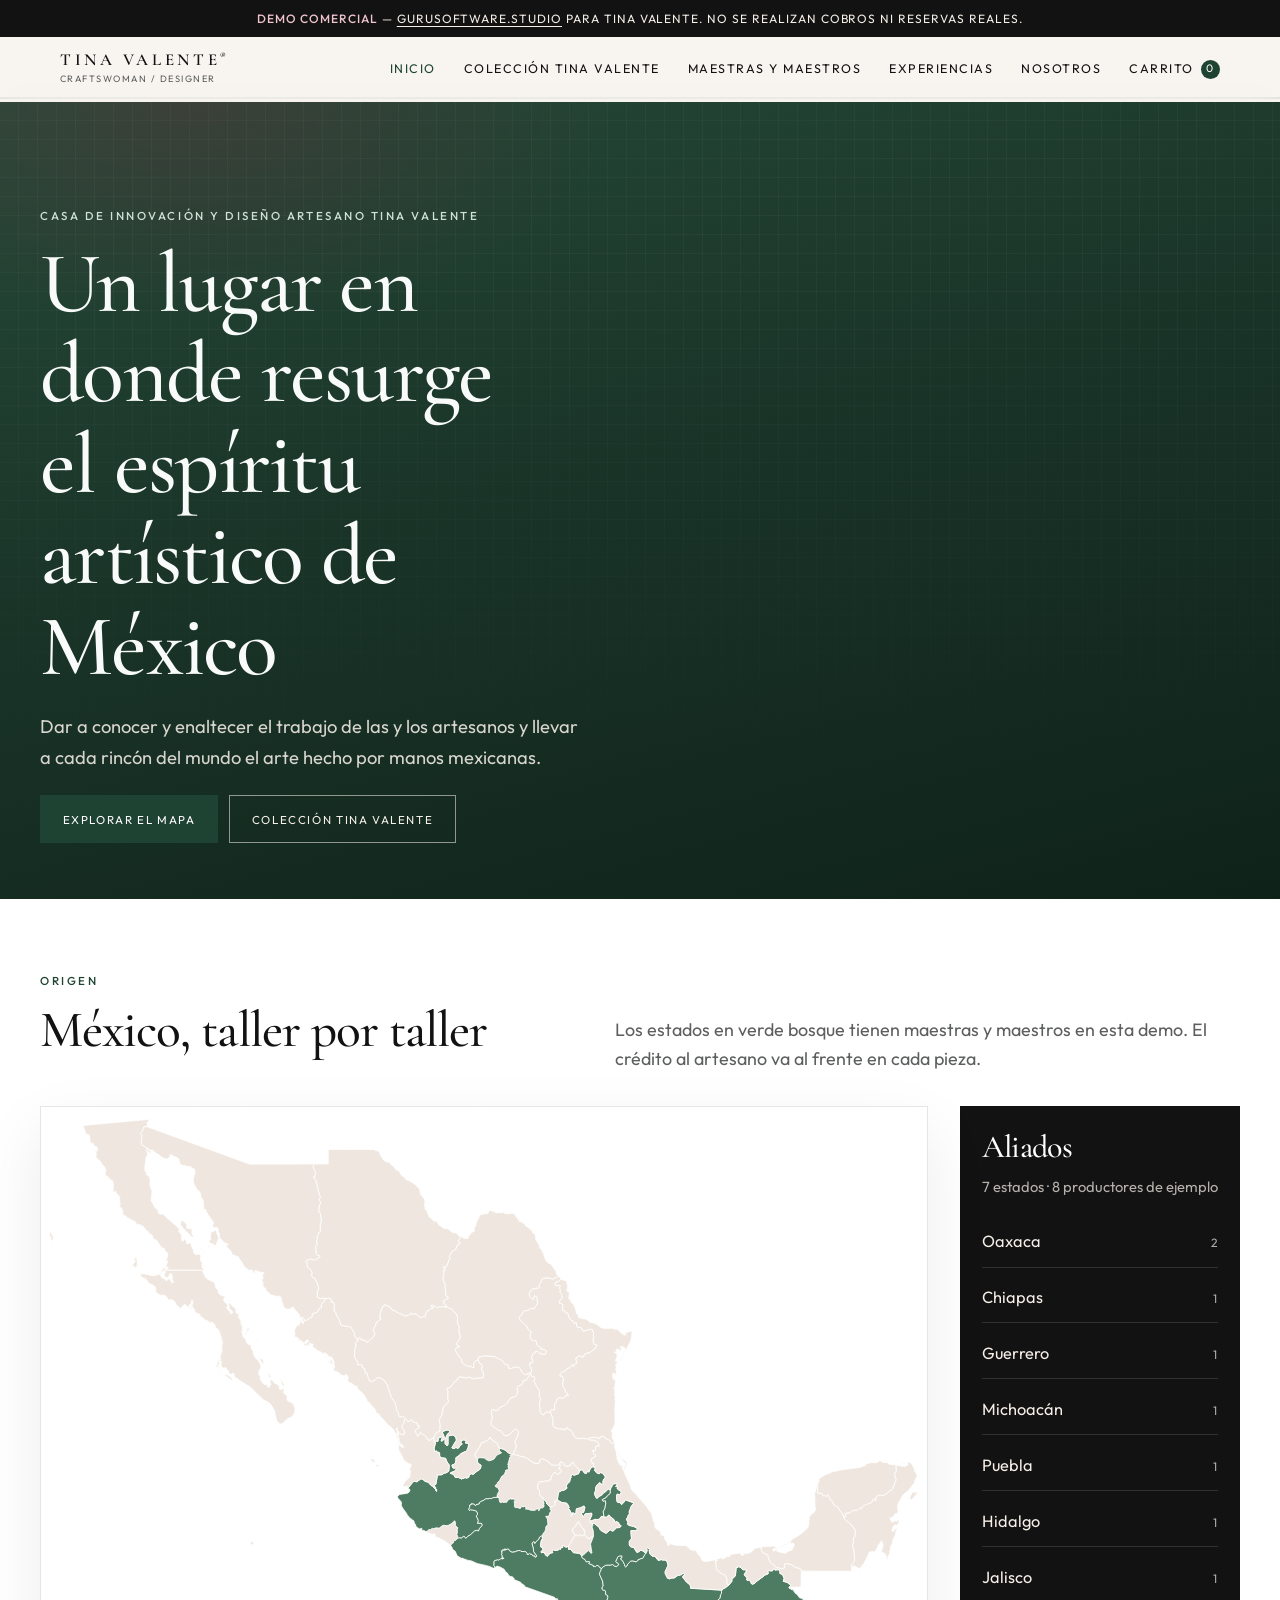
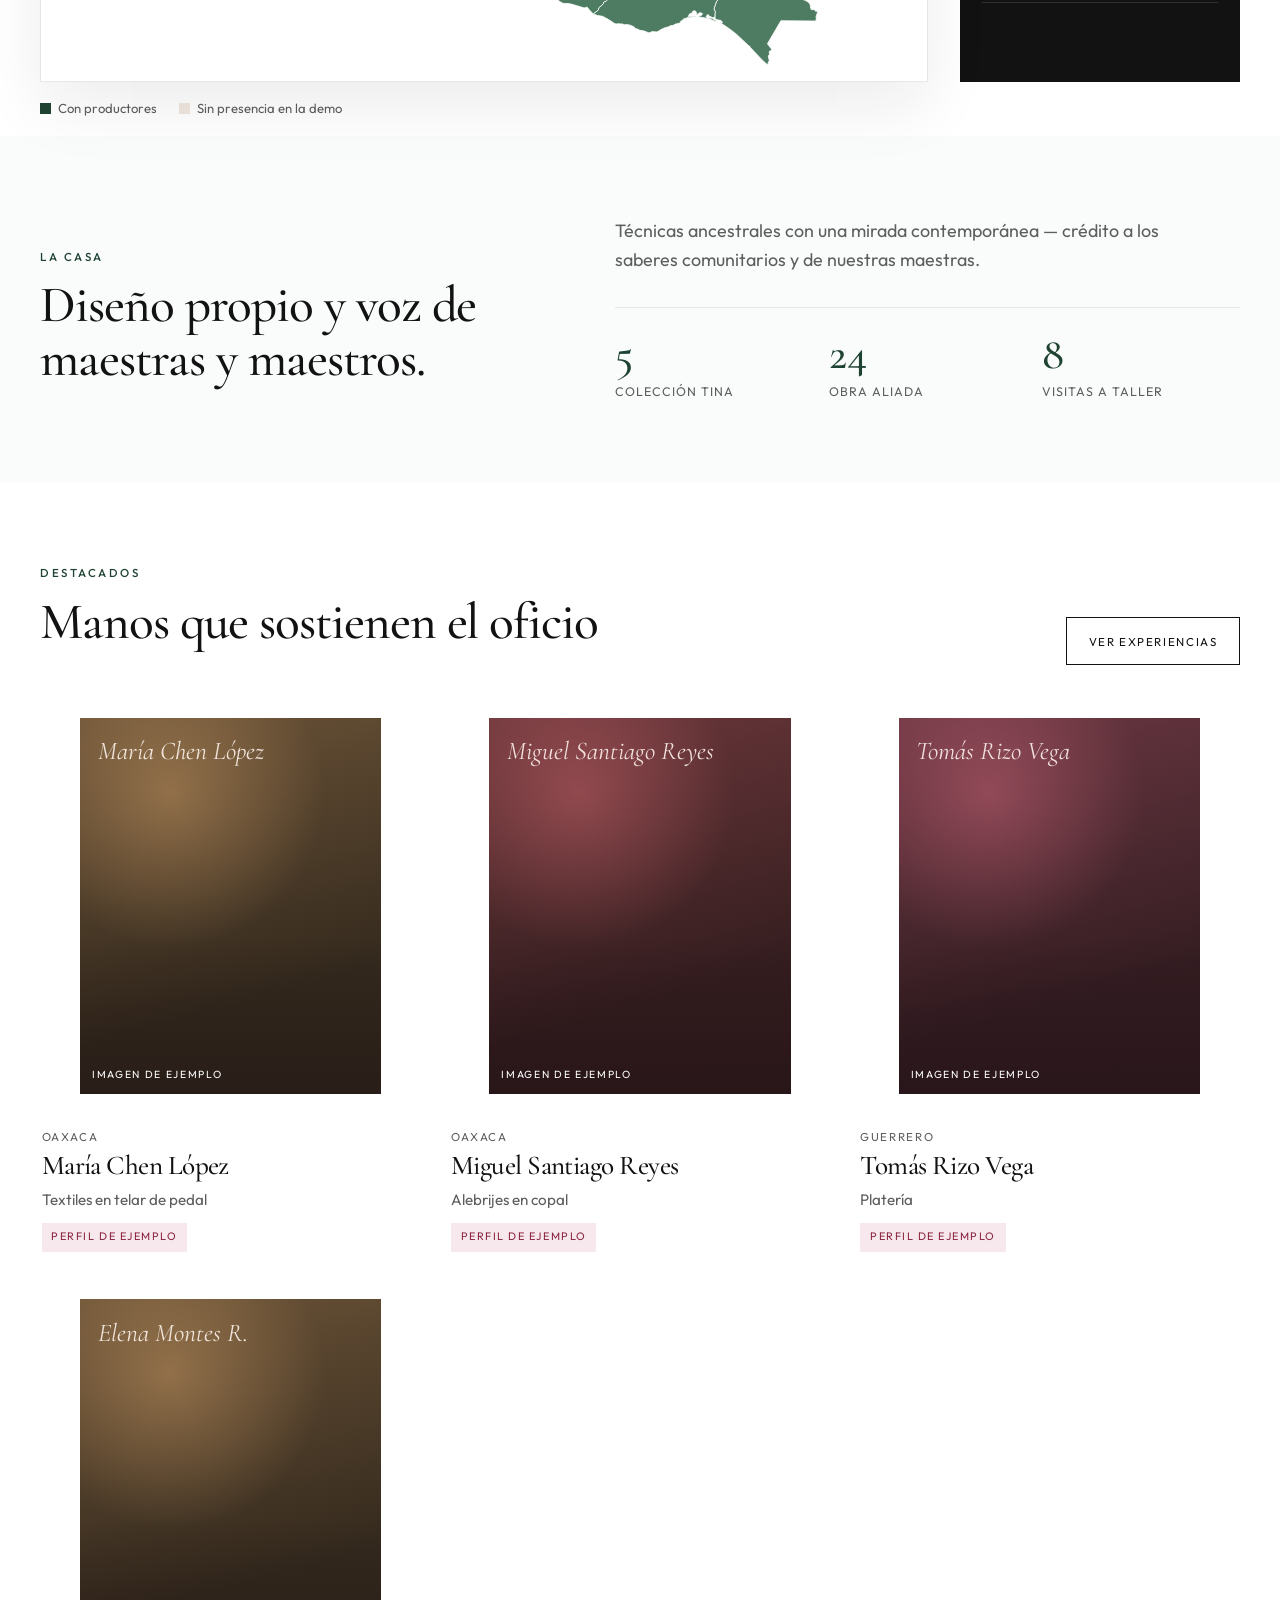
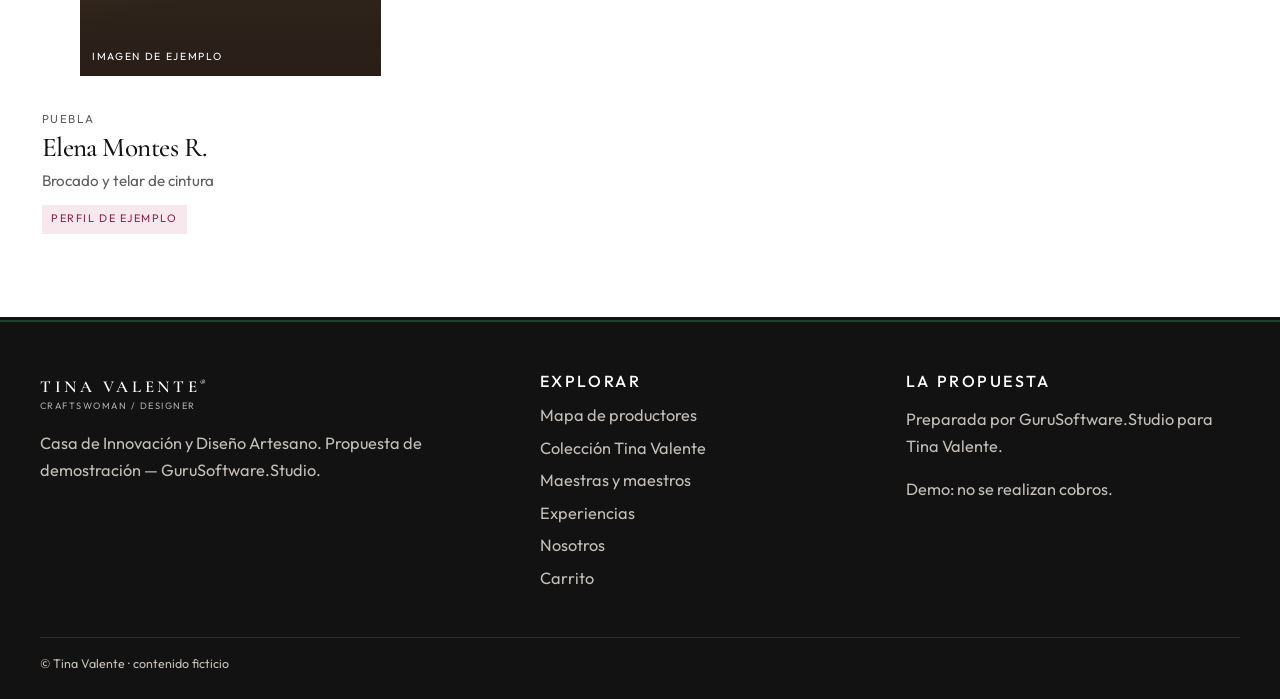
<file: index.html>
<!DOCTYPE html>
<html lang="es">
  <head>
    <meta charset="UTF-8" />
    <meta name="viewport" content="width=device-width, initial-scale=1" />
    <meta
      name="description"
      content="Casa de Innovación y Diseño Artesano Tina Valente — colección propia y obra de maestras y maestros de México."
    />
    <title>TINA VALENTE® — Casa de Innovación y Diseño Artesano</title>
    <link rel="preconnect" href="https://fonts.googleapis.com" />
    <link rel="preconnect" href="https://fonts.gstatic.com" crossorigin />
    <link
      href="https://fonts.googleapis.com/css2?family=Cormorant+Garamond:ital,wght@0,500;0,600;1,500&family=Outfit:wght@300;400;500&display=swap"
      rel="stylesheet"
    />
    <link rel="stylesheet" href="/css/styles.css" />
  </head>
  <body>
    <a class="skip-link" href="#app">Saltar al contenido</a>
    <div class="demo-banner" role="status">
      <strong>Demo comercial</strong> — <a href="https://gurusoftware.studio" target="_blank" rel="noopener noreferrer">GuruSoftware.Studio</a> para Tina Valente. No se realizan cobros ni reservas reales.
    </div>
    <header class="site-header">
      <div class="header-inner">
        <a class="logo-word" href="#/" aria-label="TINA VALENTE, Craftswoman y Designer">
          <span class="logo-word__main">TINA VALENTE<sup>®</sup></span>
          <span class="logo-word__sub">Craftswoman / Designer</span>
        </a>
        <button
          type="button"
          class="nav-toggle"
          aria-label="Abrir menú"
          aria-expanded="false"
          aria-controls="site-nav"
        >
          <span></span><span></span><span></span>
        </button>
        <nav id="site-nav" class="site-nav" aria-label="Principal">
          <a href="#/">Inicio</a>
          <a href="#/coleccion-tina">Colección Tina Valente</a>
          <a href="#/coleccion-artesanos">Maestras y maestros</a>
          <a href="#/experiencias">Experiencias</a>
          <a href="#/nosotros">Nosotros</a>
          <a class="cart-link" href="#/carrito"
            >Carrito <span class="cart-count" data-cart-count hidden>0</span></a
          >
        </nav>
      </div>
    </header>
    <main id="app" tabindex="-1"></main>
    <footer class="footer">
      <div class="container footer-grid">
        <div>
          <a class="logo-word logo-word--footer" href="#/">
            <span class="logo-word__main">TINA VALENTE<sup>®</sup></span>
            <span class="logo-word__sub">Craftswoman / Designer</span>
          </a>
          <p>Casa de Innovación y Diseño Artesano. Propuesta de demostración — <a href="https://gurusoftware.studio" target="_blank" rel="noopener noreferrer">GuruSoftware.Studio</a>.</p>
        </div>
        <div>
          <h2>Explorar</h2>
          <ul>
            <li><a href="#/">Mapa de productores</a></li>
            <li><a href="#/coleccion-tina">Colección Tina Valente</a></li>
            <li><a href="#/coleccion-artesanos">Maestras y maestros</a></li>
            <li><a href="#/experiencias">Experiencias</a></li>
            <li><a href="#/nosotros">Nosotros</a></li>
            <li><a href="#/carrito">Carrito</a></li>
          </ul>
        </div>
        <div>
          <h2>La propuesta</h2>
          <p>Preparada por <a href="https://gurusoftware.studio" target="_blank" rel="noopener noreferrer">GuruSoftware.Studio</a> para Tina Valente.</p>
          <p>Demo: no se realizan cobros.</p>
        </div>
      </div>
      <div class="container footer-base">
        <span>© Tina Valente · contenido ficticio</span>
      </div>
    </footer>
    <script src="/data/catalog.js"></script>
    <script src="/data/mexico-map.js"></script>
    <script src="/js/storage.js"></script>
    <script src="/js/cart.js"></script>
    <script src="/js/router.js"></script>
    <script src="/js/map.js"></script>
    <script src="/js/app.js"></script>
  </body>
</html>
</file>
<file: css/styles.css>
/* Tina Valente — boutique premium (demo) */
:root {
  --accent: #1f4332;
  --accent-deep: #0f2b20;
  --accent-mid: #2f5a45;
  --accent-soft: #e8f1ec;
  --cochineal: #8b2541;
  --cochineal-soft: #f6e8ec;
  --ink: #121212;
  --muted: #5c5f5d;
  --line: #e4e8e5;
  --bg: #ffffff;
  --bg-warm: #fafcfb;
  --surface: #ffffff;
  --cream: #f4f7f5;
  --radius: 2px;
  --serif: "Cormorant Garamond", "Palatino Linotype", Georgia, serif;
  --sans: "Outfit", "DM Sans", system-ui, sans-serif;
  --shadow: 0 24px 60px rgba(28, 20, 22, 0.08);
  --ease: cubic-bezier(0.22, 1, 0.36, 1);
}

*,
*::before,
*::after {
  box-sizing: border-box;
}

html {
  scroll-behavior: smooth;
}

body {
  margin: 0;
  font-family: var(--sans);
  font-size: 1.02rem;
  font-weight: 400;
  line-height: 1.65;
  color: var(--ink);
  background: var(--bg);
  text-rendering: optimizeLegibility;
}

img {
  max-width: 100%;
  display: block;
}

a {
  color: inherit;
  text-underline-offset: 0.22em;
}

button,
input,
textarea,
select {
  font: inherit;
  color: inherit;
}

:focus-visible {
  outline: 2px solid var(--accent);
  outline-offset: 3px;
}

.skip-link {
  position: absolute;
  left: 1rem;
  top: 0;
  transform: translateY(-120%);
  background: var(--accent);
  color: #fff;
  padding: 0.6rem 1rem;
  z-index: 200;
}

.skip-link:focus {
  transform: none;
}

.demo-banner {
  background: var(--ink);
  color: #f6efe8;
  font-size: 0.75rem;
  letter-spacing: 0.08em;
  text-transform: uppercase;
  text-align: center;
  padding: 0.55rem 1rem;
}

.demo-banner strong {
  color: #f0c4cf;
  font-weight: 500;
}

.site-header {
  position: sticky;
  top: 0;
  z-index: 40;
  background: rgba(247, 243, 238, 0.88);
  backdrop-filter: blur(16px);
  border-bottom: 1px solid transparent;
}

.site-header.is-scrolled {
  border-bottom-color: var(--line);
}

.header-inner {
  max-width: 1200px;
  margin: 0 auto;
  padding: 0.9rem 1.25rem;
  display: flex;
  align-items: center;
  justify-content: space-between;
  gap: 1rem;
}

.logo-word {
  text-decoration: none;
  color: var(--ink);
  display: inline-flex;
  flex-direction: column;
  gap: 0.18rem;
}

.logo-word__main {
  font-family: var(--serif);
  font-size: 1.05rem;
  font-weight: 600;
  letter-spacing: 0.22em;
  line-height: 1;
}

.logo-word__main sup {
  font-size: 0.45em;
  letter-spacing: 0;
}

.logo-word__sub {
  font-family: var(--sans);
  font-size: 0.58rem;
  letter-spacing: 0.16em;
  text-transform: uppercase;
  color: var(--muted);
}

.logo-word--footer .logo-word__main {
  color: #fff;
}

.logo-word--footer .logo-word__sub {
  color: rgba(255, 255, 255, 0.65);
}

.nav-toggle {
  width: 44px;
  height: 44px;
  display: inline-flex;
  flex-direction: column;
  justify-content: center;
  align-items: center;
  gap: 6px;
  background: none;
  border: 0;
  cursor: pointer;
}

.nav-toggle span {
  display: block;
  width: 20px;
  height: 1.5px;
  background: var(--ink);
  transition: transform 0.3s var(--ease), opacity 0.3s;
}

.nav-toggle[aria-expanded="true"] span:nth-child(1) {
  transform: translateY(7.5px) rotate(45deg);
}

.nav-toggle[aria-expanded="true"] span:nth-child(2) {
  opacity: 0;
}

.nav-toggle[aria-expanded="true"] span:nth-child(3) {
  transform: translateY(-7.5px) rotate(-45deg);
}

.site-nav {
  display: none;
  position: absolute;
  inset: 100% 0 auto;
  background: var(--bg-warm);
  border-bottom: 1px solid var(--line);
  padding: 0.5rem 1.25rem 1.25rem;
  flex-direction: column;
}

.site-nav.is-open {
  display: flex;
}

.site-nav a {
  text-decoration: none;
  padding: 0.85rem 0;
  border-bottom: 1px solid var(--line);
  letter-spacing: 0.12em;
  text-transform: uppercase;
  font-size: 0.78rem;
}

.site-nav a[aria-current="page"] {
  color: var(--accent);
}

.cart-link {
  display: inline-flex;
  align-items: center;
  gap: 0.45rem;
}

.cart-count {
  background: var(--accent);
  color: #fff;
  font-size: 0.68rem;
  min-width: 1.2rem;
  height: 1.2rem;
  border-radius: 999px;
  display: inline-flex;
  align-items: center;
  justify-content: center;
  padding: 0 0.3rem;
}

@media (min-width: 860px) {
  .nav-toggle {
    display: none;
  }

  .site-nav {
    display: flex;
    position: static;
    flex-direction: row;
    align-items: center;
    gap: 1.75rem;
    background: transparent;
    border: 0;
    padding: 0;
  }

  .site-nav a {
    border: 0;
    padding: 0.25rem 0;
  }
}

main {
  min-height: 70vh;
}

.container {
  width: min(1200px, calc(100% - 2.5rem));
  margin-inline: auto;
}

.container--narrow {
  width: min(740px, calc(100% - 2.5rem));
}

.eyebrow {
  margin: 0 0 0.85rem;
  font-size: 0.72rem;
  letter-spacing: 0.22em;
  text-transform: uppercase;
  color: var(--accent);
  font-weight: 500;
}

h1,
h2,
h3,
.display {
  font-family: var(--serif);
  font-weight: 500;
  letter-spacing: -0.02em;
  line-height: 1.05;
  margin: 0 0 1rem;
}

h1,
.display {
  font-size: clamp(2.8rem, 7vw, 5.4rem);
}

h2 {
  font-size: clamp(2.1rem, 4vw, 3.4rem);
}

h3 {
  font-size: clamp(1.6rem, 2.4vw, 2.1rem);
  line-height: 1.15;
}

.lead {
  font-size: 1.12rem;
  color: var(--muted);
  max-width: 38rem;
  margin: 0;
}

em.serif {
  font-family: var(--serif);
  font-style: italic;
  font-weight: 400;
}

/* Hero */
.hero {
  position: relative;
  min-height: min(86vh, 780px);
  display: grid;
  align-items: end;
  color: #f8fbf9;
  overflow: hidden;
  background:
    radial-gradient(ellipse 60% 50% at 15% 0%, rgba(143, 37, 65, 0.22), transparent 55%),
    linear-gradient(165deg, #254a38 0%, #1a3428 45%, #0f2219 100%);
}

.hero__veil {
  position: absolute;
  inset: 0;
  background:
    repeating-linear-gradient(90deg, transparent 0 18px, rgba(255, 244, 236, 0.035) 18px 19px),
    repeating-linear-gradient(0deg, transparent 0 18px, rgba(255, 244, 236, 0.03) 18px 19px);
  mask-image: linear-gradient(180deg, #000 20%, transparent 92%);
}

.hero__inner {
  position: relative;
  z-index: 1;
  width: min(1200px, calc(100% - 2.5rem));
  margin: 0 auto;
  padding: 6.5rem 0 3.5rem;
}

.hero .eyebrow {
  color: #cfe0d6;
}

.hero h1 {
  max-width: 12ch;
  margin-bottom: 1.25rem;
}

.hero .lead {
  color: rgba(248, 241, 234, 0.86);
  font-size: 1.15rem;
  max-width: 34rem;
}

.hero .btn--secondary {
  color: #f8f1ea;
  border-color: rgba(248, 241, 234, 0.55);
}

.hero .btn--secondary:hover {
  background: #f8f1ea;
  color: var(--ink);
}

/* Map */
.map-stage {
  padding: 4.5rem 0 1rem;
}

.map-layout {
  display: grid;
  gap: 1.5rem;
  margin-top: 2rem;
}

@media (min-width: 960px) {
  .map-layout {
    grid-template-columns: minmax(0, 1.7fr) 280px;
    align-items: stretch;
    gap: 2rem;
  }
}

.map-layout {
  position: relative;
}

.map-wrapper {
  position: relative;
  background:
    radial-gradient(1200px 400px at 50% 0%, #fff, transparent 60%),
    var(--surface);
  border: 1px solid var(--line);
  padding: 0.75rem 0.5rem 1rem;
  box-shadow: var(--shadow);
}

.map-tooltip {
  position: absolute;
  pointer-events: none;
  background: var(--surface);
  color: var(--ink);
  border: 1px solid var(--line);
  box-shadow: 0 12px 30px rgba(28, 20, 22, 0.12);
  padding: 0.7rem 0.9rem 0.65rem;
  min-width: 9.5rem;
  opacity: 0;
  transform: translate(-50%, calc(-100% - 14px));
  transition: opacity 0.2s var(--ease);
  z-index: 5;
}

.map-tooltip.is-visible {
  opacity: 1;
}

.map-tooltip strong {
  display: block;
  font-family: var(--serif);
  font-size: 1.25rem;
  font-weight: 500;
  line-height: 1.1;
}

.map-tooltip span {
  display: block;
  margin-top: 0.2rem;
  font-size: 0.72rem;
  letter-spacing: 0.12em;
  text-transform: uppercase;
  color: var(--accent);
}

#mexico-map-svg {
  width: 100%;
  height: auto;
  display: block;
}

#mexico-map-svg path.state {
  fill: #efe7df;
  stroke: #fff;
  stroke-width: 0.8;
  vector-effect: non-scaling-stroke;
  transition: fill 0.35s var(--ease), stroke 0.35s var(--ease);
}

#mexico-map-svg path.state.has-producers {
  fill: #4e7c62;
  cursor: pointer;
}

#mexico-map-svg path.state.has-producers:hover,
#mexico-map-svg path.state.has-producers:focus-visible,
#mexico-map-svg path.state.has-producers.is-active {
  fill: var(--accent);
  stroke: #fff7f2;
}

.map-panel {
  background: var(--ink);
  color: #f6efe8;
  padding: 1.5rem 1.35rem 1.25rem;
  display: flex;
  flex-direction: column;
  gap: 0.35rem;
}

.map-panel h2 {
  font-size: 2rem;
  color: #fff;
  margin-bottom: 0.35rem;
}

.map-panel p {
  margin: 0 0 0.8rem;
  color: rgba(246, 239, 232, 0.72);
  font-size: 0.92rem;
}

.state-chip {
  display: flex;
  justify-content: space-between;
  align-items: baseline;
  gap: 1rem;
  width: 100%;
  text-align: left;
  background: transparent;
  border: 0;
  border-bottom: 1px solid rgba(246, 239, 232, 0.14);
  color: inherit;
  padding: 0.7rem 0;
  cursor: pointer;
}

.state-chip:hover,
.state-chip:focus-visible,
.state-chip.is-active {
  color: #f0c4cf;
}

.state-chip em {
  font-style: normal;
  font-size: 0.75rem;
  letter-spacing: 0.08em;
  text-transform: uppercase;
  opacity: 0.7;
}

.map-legend {
  display: flex;
  flex-wrap: wrap;
  gap: 0.8rem 1.4rem;
  margin-top: 1rem;
  color: var(--muted);
  font-size: 0.82rem;
}

.legend-swatch {
  display: inline-block;
  width: 0.7rem;
  height: 0.7rem;
  margin-right: 0.4rem;
  vertical-align: -1px;
}

.legend-swatch--accent {
  background: var(--accent);
}

.legend-swatch--neutral {
  background: #efe7df;
}

/* Sections */
.band {
  padding: 5rem 0;
}

.band--cream {
  background: var(--bg-warm);
}

.section-head {
  display: flex;
  flex-wrap: wrap;
  justify-content: space-between;
  align-items: flex-end;
  gap: 1.5rem;
  margin-bottom: 2.25rem;
}

.split {
  display: grid;
  gap: 2rem;
}

@media (min-width: 860px) {
  .split {
    grid-template-columns: 0.9fr 1.1fr;
    gap: 4rem;
    align-items: end;
  }
}

.stat-row {
  display: grid;
  grid-template-columns: repeat(3, 1fr);
  gap: 1rem;
  margin-top: 2rem;
  padding-top: 1.5rem;
  border-top: 1px solid var(--line);
}

.stat-row strong {
  display: block;
  font-family: var(--serif);
  font-size: clamp(2rem, 4vw, 2.8rem);
  font-weight: 500;
  line-height: 1;
  color: var(--accent);
}

.stat-row span {
  display: block;
  margin-top: 0.35rem;
  font-size: 0.78rem;
  letter-spacing: 0.08em;
  text-transform: uppercase;
  color: var(--muted);
}

/* Cards */
.grid {
  display: grid;
  gap: 1.75rem;
}

.grid--producers {
  grid-template-columns: 1fr;
}

.grid--pieces {
  grid-template-columns: 1fr;
}

@media (min-width: 680px) {
  .grid--producers,
  .grid--pieces {
    grid-template-columns: repeat(2, 1fr);
  }
}

@media (min-width: 1020px) {
  .grid--producers {
    grid-template-columns: repeat(3, 1fr);
  }

  .grid--pieces {
    grid-template-columns: repeat(3, 1fr);
  }
}

.card {
  background: transparent;
}

.card__link {
  display: block;
  text-decoration: none;
  color: inherit;
}

.media {
  position: relative;
  overflow: hidden;
  background: #2a181c;
  aspect-ratio: 4 / 5;
}

.weave {
  position: absolute;
  inset: 0;
  background:
    radial-gradient(circle at 30% 20%, hsla(var(--tone), 55%, 62%, 0.45), transparent 42%),
    linear-gradient(165deg, hsl(var(--tone), 32%, 32%), hsl(var(--tone), 28%, 16%) 72%),
    repeating-linear-gradient(90deg, transparent 0 12px, rgba(255, 246, 240, 0.06) 12px 13px),
    repeating-linear-gradient(0deg, transparent 0 12px, rgba(255, 246, 240, 0.045) 12px 13px);
  transition: transform 0.9s var(--ease);
}

.media__mark {
  position: absolute;
  left: 1.1rem;
  right: 1.1rem;
  top: 1.15rem;
  z-index: 1;
  margin: 0;
  color: rgba(255, 246, 240, 0.88);
  font-family: var(--serif);
  font-style: italic;
  font-size: clamp(1.5rem, 2vw, 2rem);
  line-height: 1.15;
}

.media--wide {
  aspect-ratio: 16 / 10;
}

.media--square {
  aspect-ratio: 1;
}

.card:hover .weave,
.exp-card:hover .weave {
  transform: scale(1.04);
}

.media::after {
  content: "";
  position: absolute;
  inset: 0;
  background: linear-gradient(to top, rgba(22, 10, 14, 0.38), transparent 42%);
  pointer-events: none;
}

.image-caption {
  position: absolute;
  left: 0.75rem;
  bottom: 0.7rem;
  z-index: 1;
  margin: 0;
  color: #fff;
  font-size: 0.65rem;
  letter-spacing: 0.16em;
  text-transform: uppercase;
}

.card__body {
  padding: 1.05rem 0.1rem 0.2rem;
}

.card__meta {
  margin: 0;
  font-size: 0.72rem;
  letter-spacing: 0.14em;
  text-transform: uppercase;
  color: var(--muted);
}

.card__title {
  font-family: var(--serif);
  font-size: 1.7rem;
  font-weight: 500;
  margin: 0.3rem 0 0.35rem;
  line-height: 1.1;
}

.card__excerpt {
  margin: 0;
  color: var(--muted);
  font-size: 0.95rem;
}

.card__price {
  margin: 0.45rem 0 0;
  font-family: var(--serif);
  font-size: 1.35rem;
  color: var(--accent);
}

.badge {
  display: inline-flex;
  align-items: center;
  margin-top: 0.7rem;
  font-size: 0.68rem;
  letter-spacing: 0.14em;
  text-transform: uppercase;
  padding: 0.28rem 0.55rem;
  border: 1px solid var(--line);
  color: var(--muted);
}

.badge--sold {
  background: var(--ink);
  color: #fff;
  border-color: var(--ink);
}

.badge--accent {
  border-color: transparent;
  background: var(--accent-soft);
  color: var(--accent-deep);
}

.badge--cochineal {
  border-color: transparent;
  background: var(--cochineal-soft);
  color: var(--cochineal);
}

.auth-card {
  margin: 1.5rem 0;
  padding: 1.25rem 1.2rem;
  border: 1px solid var(--line);
  background: var(--bg-warm);
}

.auth-card h2 {
  font-size: 1.35rem;
  margin-bottom: 0.75rem;
}

.auth-card dl {
  margin: 0;
  display: grid;
  gap: 0.55rem;
}

.auth-card dt {
  font-size: 0.68rem;
  letter-spacing: 0.14em;
  text-transform: uppercase;
  color: var(--muted);
}

.auth-card dd {
  margin: 0 0 0.35rem;
}

.placeholder-note {
  margin-top: 1.5rem;
  padding: 1rem 1.1rem;
  border: 1px dashed var(--line);
  color: var(--muted);
  font-size: 0.9rem;
  background: var(--surface);
}

.card__artisan {
  margin: 0.35rem 0 0;
  font-size: 0.95rem;
  color: var(--ink);
}

.store-list {
  list-style: none;
  padding: 0;
  margin: 1.5rem 0 0;
}

.store-list li {
  padding: 1rem 0;
  border-top: 1px solid var(--line);
}

.store-list strong {
  display: block;
  font-family: var(--serif);
  font-size: 1.4rem;
  font-weight: 500;
}

/* Story / producer */
.page-pad {
  padding: 2.2rem 0 5rem;
}

.breadcrumb {
  margin: 0 0 1.4rem;
  font-size: 0.78rem;
  letter-spacing: 0.06em;
  color: var(--muted);
}

.breadcrumb a {
  color: var(--muted);
  text-decoration: none;
}

.breadcrumb a:hover {
  color: var(--accent);
}

.story-hero {
  display: grid;
  gap: 2rem;
  margin-bottom: 3rem;
}

@media (min-width: 860px) {
  .story-hero {
    grid-template-columns: 0.9fr 1.1fr;
    gap: 3.5rem;
    align-items: end;
  }
}

.story-kicker {
  font-family: var(--serif);
  font-style: italic;
  font-size: clamp(1.4rem, 2.5vw, 1.9rem);
  line-height: 1.3;
  color: var(--accent-deep);
  margin: 0 0 1.2rem;
}

.meta-list {
  display: grid;
  gap: 0.8rem;
  margin: 1.5rem 0 0;
  padding: 0;
  list-style: none;
}

.meta-list li {
  display: grid;
  grid-template-columns: 7.5rem 1fr;
  gap: 0.75rem;
  padding-top: 0.7rem;
  border-top: 1px solid var(--line);
  font-size: 0.95rem;
}

.meta-list span {
  font-size: 0.72rem;
  letter-spacing: 0.14em;
  text-transform: uppercase;
  color: var(--muted);
  padding-top: 0.2rem;
}

.prose {
  width: min(68ch, 100%);
  font-size: 1.08rem;
}

.prose p:first-of-type::first-letter {
  font-family: var(--serif);
  float: left;
  font-size: 3.4rem;
  line-height: 0.8;
  padding-right: 0.45rem;
  color: var(--accent);
}

.rule {
  border: 0;
  border-top: 1px solid var(--line);
  margin: 3.5rem 0 2rem;
}

/* Piece */
.piece-hero {
  display: grid;
  gap: 2rem;
}

@media (min-width: 860px) {
  .piece-hero {
    grid-template-columns: 1.15fr 0.85fr;
    gap: 3.5rem;
    align-items: start;
  }
}

.piece-panel {
  position: static;
}

@media (min-width: 860px) {
  .piece-panel {
    position: sticky;
    top: 5.5rem;
  }
}

.spec-table {
  width: 100%;
  border-collapse: collapse;
  margin: 1.4rem 0;
  font-size: 0.95rem;
}

.spec-table th,
.spec-table td {
  text-align: left;
  padding: 0.7rem 0;
  border-bottom: 1px solid var(--line);
  font-weight: 400;
}

.spec-table th {
  width: 38%;
  color: var(--muted);
  font-size: 0.75rem;
  letter-spacing: 0.12em;
  text-transform: uppercase;
}

.price-xl {
  font-family: var(--serif);
  font-size: clamp(2.2rem, 4vw, 3rem);
  color: var(--accent);
  margin: 0.2rem 0 0.8rem;
  line-height: 1;
}

/* Experiences */
.exp-list {
  display: grid;
  gap: 1.5rem;
}

.exp-card {
  display: grid;
  background: var(--surface);
  border: 1px solid var(--line);
  overflow: hidden;
}

@media (min-width: 800px) {
  .exp-card {
    grid-template-columns: 280px 1fr;
  }
}

.exp-card .media {
  aspect-ratio: 4 / 3;
  min-height: 100%;
}

@media (min-width: 800px) {
  .exp-card .media {
    aspect-ratio: auto;
    height: 100%;
  }
}

.exp-card__body {
  padding: 1.4rem 1.4rem 1.5rem;
}

.date-pills {
  display: flex;
  flex-wrap: wrap;
  gap: 0.4rem;
  margin: 0.8rem 0 1rem;
  padding: 0;
  list-style: none;
}

.date-pills li {
  border: 1px solid var(--line);
  padding: 0.25rem 0.55rem;
  font-size: 0.78rem;
}

.exp-facts {
  display: flex;
  flex-wrap: wrap;
  gap: 1rem 1.5rem;
  margin: 0 0 1rem;
  padding: 0;
  list-style: none;
  font-size: 0.85rem;
  color: var(--muted);
}

.exp-facts strong {
  display: block;
  color: var(--ink);
  font-weight: 500;
  font-family: var(--serif);
  font-size: 1.2rem;
}

/* Buttons */
.btn {
  display: inline-flex;
  align-items: center;
  justify-content: center;
  min-height: 48px;
  padding: 0.75rem 1.35rem;
  border: 1px solid transparent;
  background: transparent;
  text-decoration: none;
  letter-spacing: 0.14em;
  text-transform: uppercase;
  font-size: 0.72rem;
  cursor: pointer;
  transition: background 0.25s var(--ease), color 0.25s var(--ease), border-color 0.25s var(--ease), transform 0.25s var(--ease);
}

.btn:hover:not(:disabled) {
  transform: translateY(-1px);
}

.btn--primary {
  background: var(--accent);
  color: #fff;
}

.btn--primary:hover:not(:disabled) {
  background: var(--accent-deep);
  color: #fff;
}

.btn--secondary {
  border-color: var(--ink);
  color: var(--ink);
}

.btn--secondary:hover {
  background: var(--ink);
  color: #fff;
}

.btn:disabled {
  opacity: 0.45;
  cursor: not-allowed;
  transform: none;
}

.btn-row {
  display: flex;
  flex-wrap: wrap;
  gap: 0.7rem;
  margin-top: 1.4rem;
}

/* Cart & checkout */
.checkout-layout {
  display: grid;
  gap: 2rem;
  margin-top: 2rem;
}

@media (min-width: 860px) {
  .checkout-layout {
    grid-template-columns: 1.3fr 0.7fr;
    align-items: start;
  }
}

.line {
  display: grid;
  grid-template-columns: 1fr auto;
  gap: 0.4rem 1rem;
  padding: 1.1rem 0;
  border-bottom: 1px solid var(--line);
}

.line__kind {
  margin: 0;
  font-size: 0.7rem;
  letter-spacing: 0.14em;
  text-transform: uppercase;
  color: var(--muted);
}

.line__title {
  margin: 0.15rem 0 0;
  font-family: var(--serif);
  font-size: 1.45rem;
  font-weight: 500;
}

.line__price {
  margin: 0;
  font-family: var(--serif);
  font-size: 1.3rem;
  color: var(--accent);
}

.cart-remove {
  justify-self: end;
  background: none;
  border: 0;
  padding: 0;
  color: var(--muted);
  text-decoration: underline;
  text-underline-offset: 0.2em;
  cursor: pointer;
  font-size: 0.8rem;
}

.order-summary {
  background: var(--ink);
  color: #f6efe8;
  padding: 1.6rem 1.4rem 1.5rem;
}

.order-summary .eyebrow {
  color: #f0c4cf;
}

.order-summary__total {
  font-family: var(--serif);
  font-size: 2.6rem;
  line-height: 1;
  margin: 0.3rem 0 0.4rem;
}

.order-summary .btn--primary {
  background: #f6efe8;
  color: var(--ink);
  width: 100%;
}

.order-summary .btn--primary:hover {
  background: #fff;
}

.order-summary .btn--secondary {
  width: 100%;
  border-color: rgba(246, 239, 232, 0.4);
  color: #f6efe8;
}

.order-summary .btn--secondary:hover {
  background: #f6efe8;
  color: var(--ink);
}

.summary-list {
  margin: 0.8rem 0 1rem;
  padding: 0;
  list-style: none;
}

.summary-list li {
  display: flex;
  justify-content: space-between;
  gap: 1rem;
  padding: 0.55rem 0;
  border-bottom: 1px solid rgba(246, 239, 232, 0.14);
  font-size: 0.92rem;
}

.form-group {
  margin-bottom: 1.1rem;
}

.form-group label,
label.form-group {
  display: block;
  color: var(--muted);
}

label.form-group > span {
  display: block;
  margin-bottom: 0.35rem;
  font-size: 0.72rem;
  letter-spacing: 0.14em;
  text-transform: uppercase;
}

.form-group input,
.form-group textarea,
.form-group select {
  width: 100%;
  padding: 0.85rem 0.8rem;
  border: 1px solid var(--line);
  border-radius: 0;
  background: var(--surface);
}

.form-group input:focus,
.form-group textarea:focus,
.form-group select:focus {
  outline: 2px solid var(--accent);
  outline-offset: 1px;
  border-color: transparent;
}

.notice {
  background: var(--accent-soft);
  color: var(--accent-deep);
  padding: 0.85rem 1rem;
  font-size: 0.9rem;
  margin: 0 0 1.4rem;
}

.form-hint {
  color: var(--muted);
  font-size: 0.88rem;
}

.confirmation-box {
  text-align: center;
  padding: 4rem 1.2rem;
  background: var(--surface);
  border: 1px solid var(--line);
}

.confirmation-box .icon {
  width: 3rem;
  height: 3rem;
  margin: 0 auto 1rem;
  border-radius: 50%;
  display: grid;
  place-items: center;
  background: var(--accent);
  color: #fff;
  font-family: var(--serif);
  font-size: 1.6rem;
}

.empty {
  padding: 3rem 0 4rem;
}

/* Reveal */
.reveal {
  animation: rise 0.9s var(--ease) both;
}

.reveal-late {
  animation-delay: 0.12s;
}

@keyframes rise {
  from {
    opacity: 0;
    transform: translateY(18px);
  }
  to {
    opacity: 1;
    transform: none;
  }
}

/* Footer */
.footer {
  background: var(--ink);
  color: rgba(246, 239, 232, 0.78);
  padding: 3.5rem 0 1.5rem;
}

.footer-grid {
  display: grid;
  gap: 2rem;
}

@media (min-width: 800px) {
  .footer-grid {
    grid-template-columns: 1.4fr 1fr 1fr;
  }
}

.footer .logo {
  color: #fff;
  display: inline-block;
  margin-bottom: 0.6rem;
}

.footer h2 {
  font-size: 1rem;
  letter-spacing: 0.16em;
  text-transform: uppercase;
  font-family: var(--sans);
  font-weight: 500;
  color: #fff;
  margin-bottom: 0.8rem;
}

.footer a {
  color: inherit;
  text-decoration: none;
}

.footer a:hover {
  color: #f0c4cf;
}

.footer ul {
  list-style: none;
  margin: 0;
  padding: 0;
}

.footer li {
  margin: 0.35rem 0;
}

.footer-base {
  margin-top: 2.5rem;
  padding-top: 1rem;
  border-top: 1px solid rgba(246, 239, 232, 0.12);
  font-size: 0.78rem;
  display: flex;
  flex-wrap: wrap;
  gap: 0.4rem 1rem;
  justify-content: space-between;
}

@media (prefers-reduced-motion: reduce) {
  html {
    scroll-behavior: auto;
  }

  *,
  *::before,
  *::after {
    animation: none !important;
    transition: none !important;
  }

  .weave {
    transform: none;
  }
}
</file>
